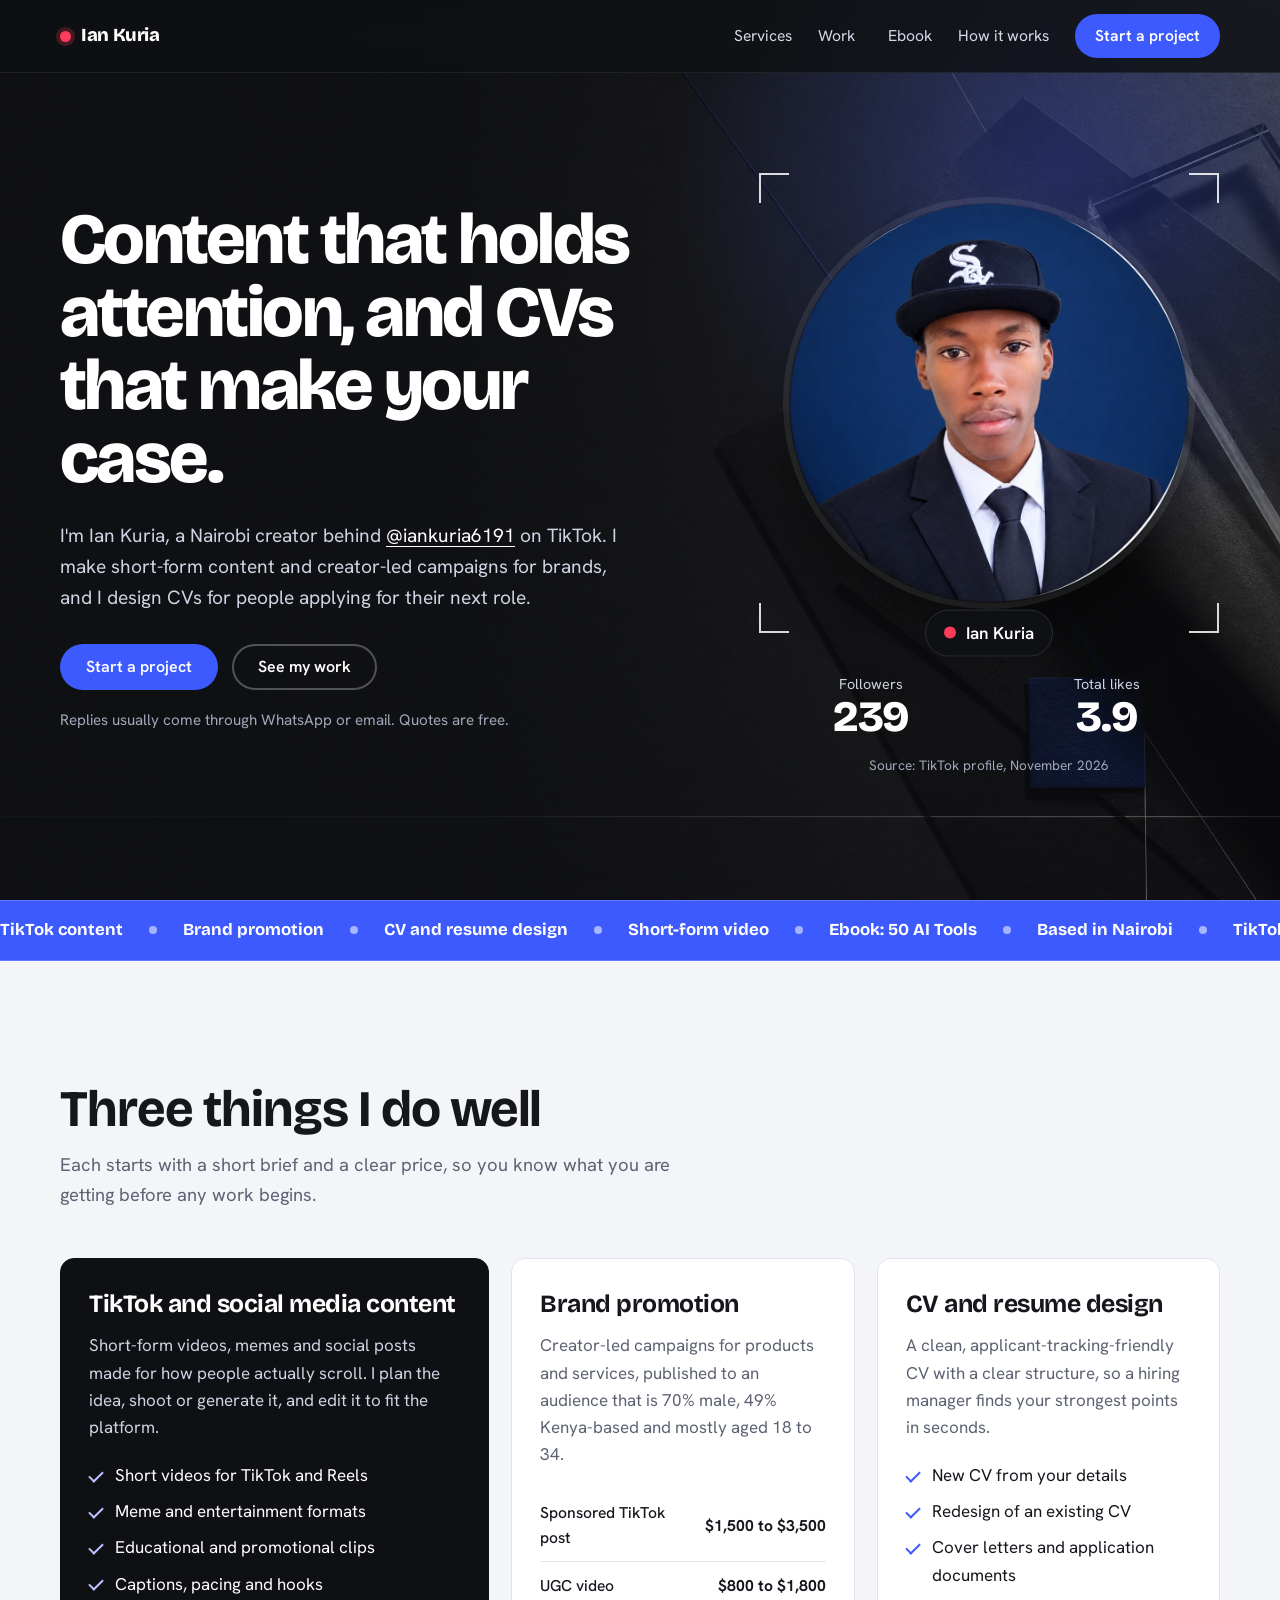
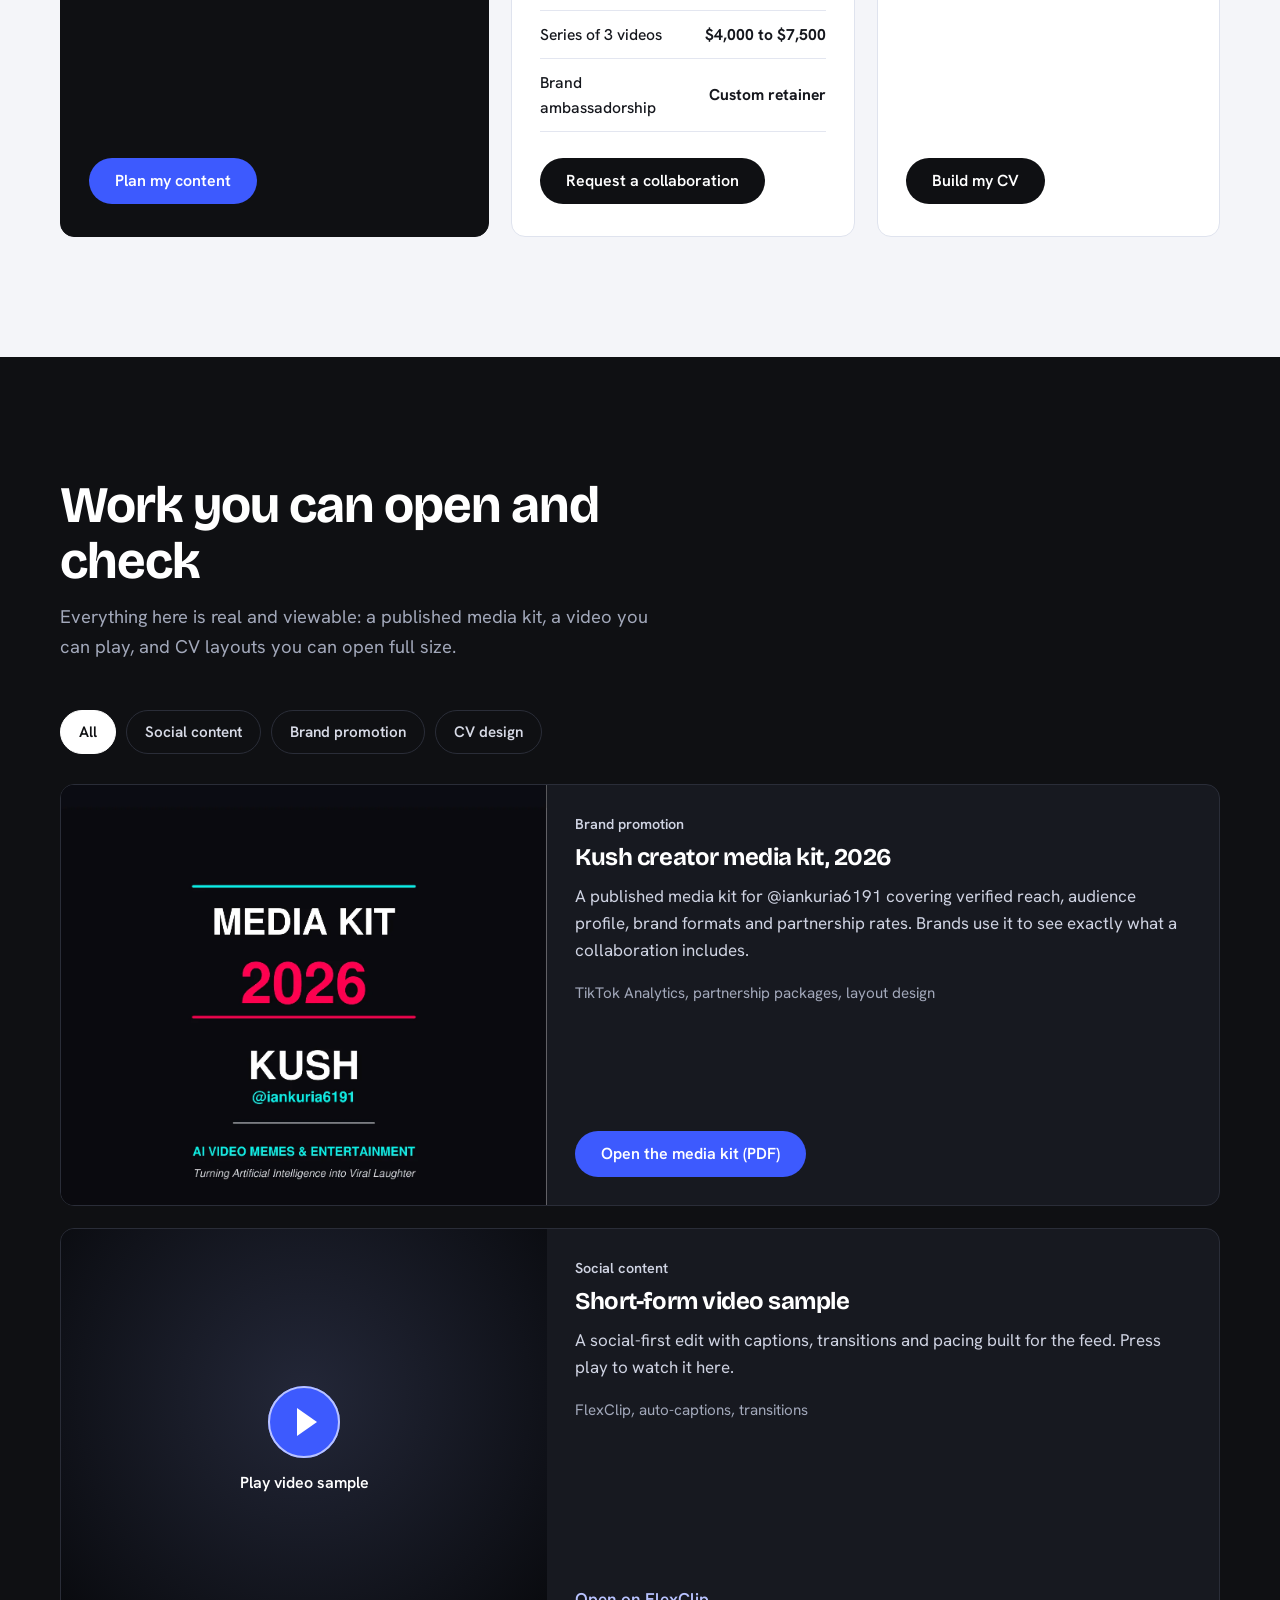
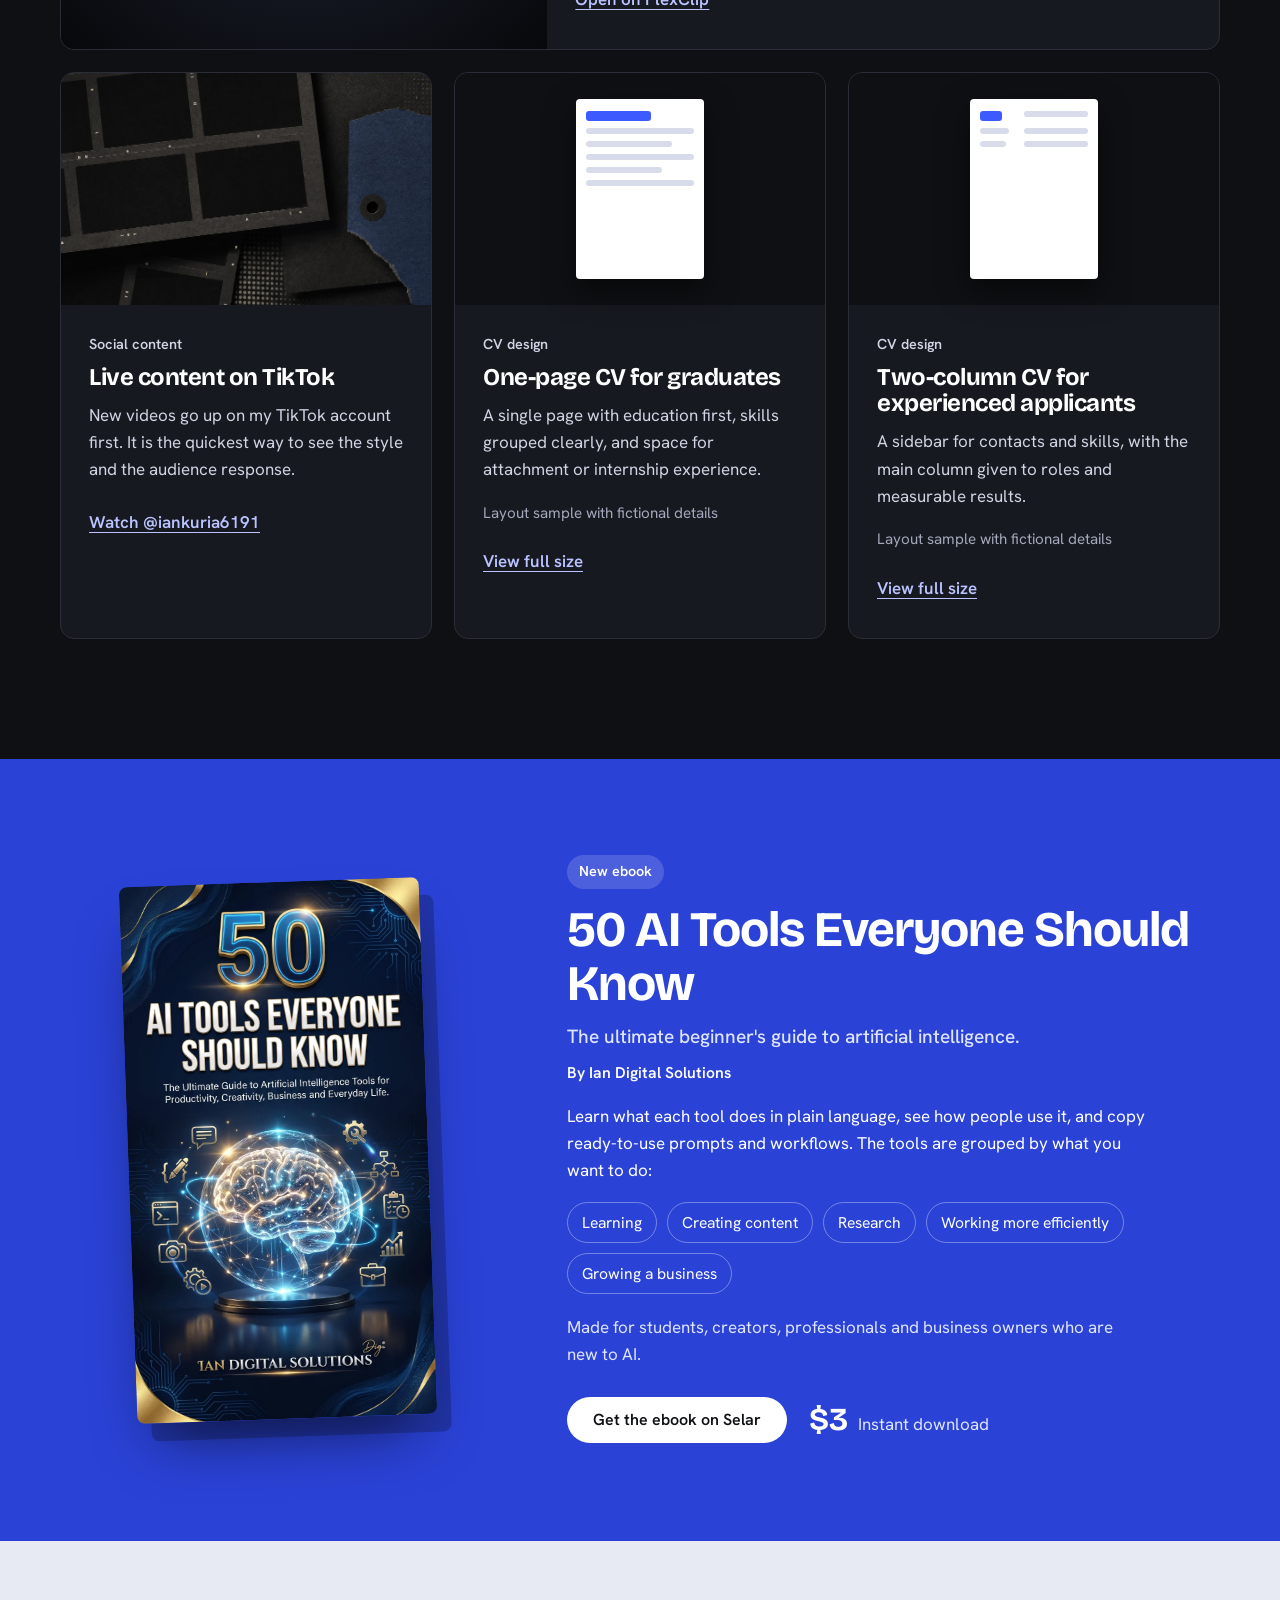
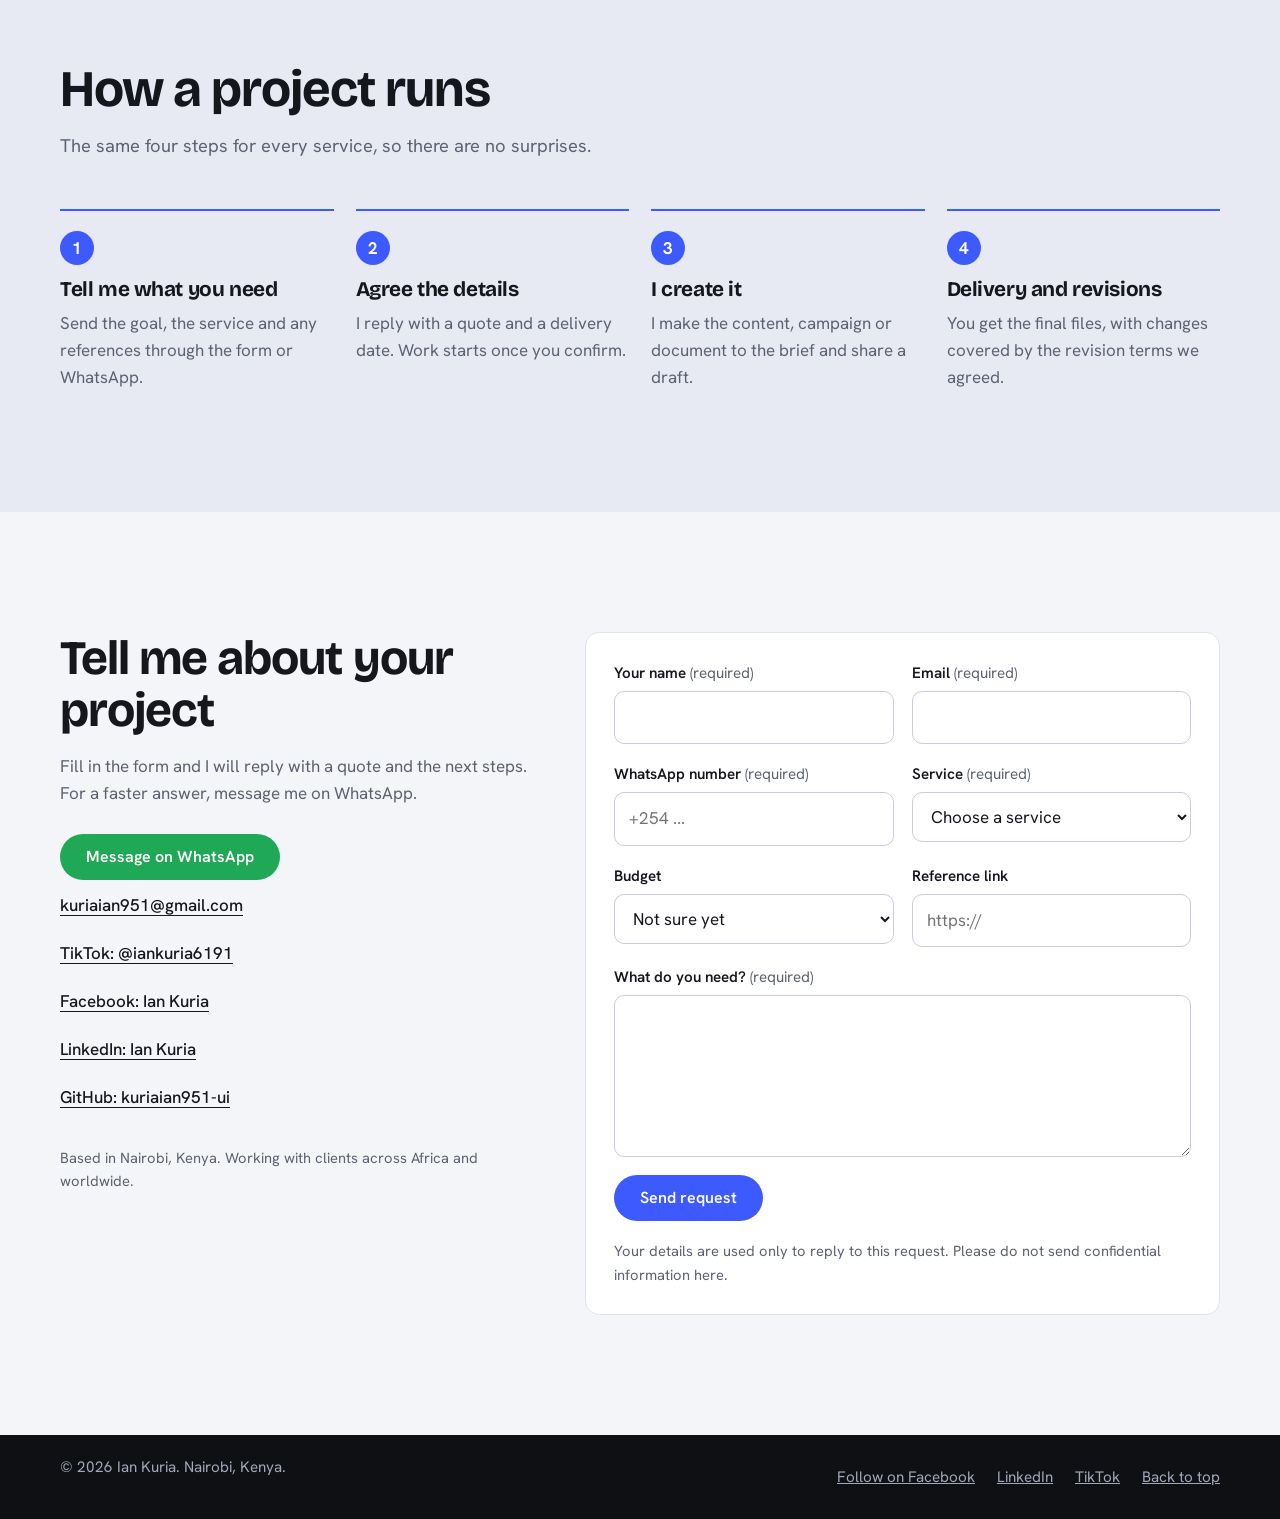
<file: index.html>
<!doctype html>
<html lang="en">
<head>
  <meta charset="UTF-8" />
  <meta name="viewport" content="width=device-width, initial-scale=1.0, viewport-fit=cover" />
  <meta name="theme-color" content="#0f1013" />
  <title>Ian Kuria | TikTok Content, Brand Promotion & CV Writing</title>
  <meta name="description" content="Ian Kuria is a Nairobi-based creator with 240K+ TikTok followers. He makes short-form content, creator-led brand campaigns and professionally designed CVs." />
  <meta name="author" content="Ian Kuria" />
  <meta name="robots" content="index,follow" />
  <link rel="canonical" href="https://kuriaian951-ui.github.io/" />
  <link rel="icon" href="/favicon.svg" type="image/svg+xml" />
  <link rel="preconnect" href="https://fonts.googleapis.com" />
  <link rel="preconnect" href="https://fonts.gstatic.com" crossorigin />
  <link href="https://fonts.googleapis.com/css2?family=Bricolage+Grotesque:opsz,wght@12..96,500;12..96,700;12..96,800&family=Hanken+Grotesk:wght@400;500;600;700&display=swap" rel="stylesheet" />
  <meta property="og:type" content="website" />
  <meta property="og:url" content="https://kuriaian951-ui.github.io/" />
  <meta property="og:title" content="Ian Kuria | TikTok Content, Brand Promotion & CV Writing" />
  <meta property="og:description" content="Short-form content and creator-led brand campaigns from a Nairobi creator with 240K+ TikTok followers, plus professionally designed CVs." />
  <meta property="og:image" content="https://kuriaian951-ui.github.io/assets/og-image.jpg" />
  <meta name="twitter:card" content="summary_large_image" />
  <meta name="twitter:title" content="Ian Kuria | TikTok Content, Brand Promotion & CV Writing" />
  <meta name="twitter:description" content="Short-form content and creator-led brand campaigns from a Nairobi creator with 240K+ TikTok followers, plus professionally designed CVs." />
  <meta name="twitter:image" content="https://kuriaian951-ui.github.io/assets/og-image.jpg" />
  <script type="application/ld+json">
  {
    "@context": "https://schema.org",
    "@type": "Person",
    "name": "Ian Kuria",
    "url": "https://kuriaian951-ui.github.io/",
    "jobTitle": "Content creator and CV designer",
    "email": "kuriaian951@gmail.com",
    "address": { "@type": "PostalAddress", "addressLocality": "Nairobi", "addressCountry": "KE" },
    "sameAs": ["https://www.tiktok.com/@iankuria6191", "https://www.facebook.com/share/1L1mRcJvhL/", "https://www.linkedin.com/in/ian-kuria-45b0b9398", "https://github.com/kuriaian951-ui"],
    "description": "Nairobi-based creator making short-form content, creator-led brand campaigns and professionally designed CVs."
  }
  </script>
  <script>document.documentElement.classList.add("js");</script>
  <link rel="stylesheet" href="styles.css" />
</head>
<body>
  <a class="skip" href="#main">Skip to content</a>

  <header class="site-header" id="top">
    <a class="brand" href="#top" aria-label="Ian Kuria, home"><span class="brand-dot" aria-hidden="true"></span>Ian Kuria</a>
    <button class="nav-toggle" type="button" aria-expanded="false" aria-controls="nav" aria-label="Open menu"><span></span><span></span></button>
    <nav id="nav" class="nav" aria-label="Main">
      <a href="#services">Services</a>
      <a href="#work">Work</a>
      <a href="#ebook">Ebook</a>
      <a href="#process">How it works</a>
      <a href="#contact" class="nav-cta">Start a project</a>
    </nav>
    <div class="progress" aria-hidden="true"><span></span></div>
  </header>

  <main id="main">
    <!-- Hero -->
    <section class="hero">
      <div class="hero-copy">
        <h1>Content that holds attention, and CVs that make your case.</h1>
        <p class="hero-lead">I'm Ian Kuria, a Nairobi creator behind <a href="https://www.tiktok.com/@iankuria6191" target="_blank" rel="noopener">@iankuria6191</a> on TikTok. I make short-form content and creator-led campaigns for brands, and I design CVs for people applying for their next role.</p>
        <div class="hero-actions">
          <a class="btn btn-primary" href="#contact">Start a project</a>
          <a class="btn btn-ghost" href="#work">See my work</a>
        </div>
        <p class="hero-note">Replies usually come through WhatsApp or email. Quotes are free.</p>
      </div>

      <div class="viewfinder" aria-label="Ian Kuria and his TikTok reach, from his TikTok profile, November 2026">
        <div class="vf-frame">
          <span class="vf-corner tl" aria-hidden="true"></span><span class="vf-corner tr" aria-hidden="true"></span>
          <span class="vf-corner bl" aria-hidden="true"></span><span class="vf-corner br" aria-hidden="true"></span>
          <img class="vf-portrait" src="assets/ian-kuria-portrait.webp" width="900" height="900" fetchpriority="high" alt="Ian Kuria in a black suit and cap against a blue background" />
          <p class="vf-rec"><span class="rec-dot" aria-hidden="true"></span>Ian Kuria</p>
        </div>
        <dl class="vf-stats">
          <div><dd class="count" data-to="240" data-suffix="K+">240K+</dd><dt>Followers</dt></div>
          <div><dd class="count" data-to="3.9" data-suffix="M" data-decimals="1">3.9M</dd><dt>Total likes</dt></div>
        </dl>
        <p class="vf-source">Source: TikTok profile, November 2026</p>
      </div>
    </section>

    <div class="marquee" aria-hidden="true">
      <div class="marquee-track">
        <div class="marquee-group">
          <span>TikTok content</span><span>Brand promotion</span><span>CV and resume design</span><span>Short-form video</span><span>Ebook: 50 AI Tools</span><span>Based in Nairobi</span>
        </div>
      </div>
    </div>

    <!-- Services -->
    <section class="section light" id="services">
      <div class="wrap">
        <div class="section-head">
          <h2>Three things I do well</h2>
          <p>Each starts with a short brief and a clear price, so you know what you are getting before any work begins.</p>
        </div>

        <div class="services">
          <article class="service service-lead">
            <h3>TikTok and social media content</h3>
            <p>Short-form videos, memes and social posts made for how people actually scroll. I plan the idea, shoot or generate it, and edit it to fit the platform.</p>
            <ul class="ticks">
              <li>Short videos for TikTok and Reels</li>
              <li>Meme and entertainment formats</li>
              <li>Educational and promotional clips</li>
              <li>Captions, pacing and hooks</li>
            </ul>
            <a class="btn btn-dark" href="#contact" data-service="TikTok / Social Media Content">Plan my content</a>
          </article>

          <article class="service">
            <h3>Brand promotion</h3>
            <p>Creator-led campaigns for products and services, published to an audience that is 70% male, 49% Kenya-based and mostly aged 18 to 34.</p>
            <table class="rates">
              <caption class="sr">Starting ranges from the 2026 media kit</caption>
              <tbody>
                <tr><th scope="row">Sponsored TikTok post</th><td>$1,500 to $3,500</td></tr>
                <tr><th scope="row">UGC video</th><td>$800 to $1,800</td></tr>
                <tr><th scope="row">Series of 3 videos</th><td>$4,000 to $7,500</td></tr>
                <tr><th scope="row">Brand ambassadorship</th><td>Custom retainer</td></tr>
              </tbody>
            </table>
            <a class="btn btn-dark" href="#contact" data-service="Brand Promotion">Request a collaboration</a>
          </article>

          <article class="service">
            <h3>CV and resume design</h3>
            <p>A clean, applicant-tracking-friendly CV with a clear structure, so a hiring manager finds your strongest points in seconds.</p>
            <ul class="ticks">
              <li>New CV from your details</li>
              <li>Redesign of an existing CV</li>
              <li>Cover letters and application documents</li>
            </ul>
            <a class="btn btn-dark" href="#contact" data-service="CV / Resume">Build my CV</a>
          </article>
        </div>
      </div>
    </section>

    <!-- Work -->
    <section class="section dark" id="work">
      <div class="wrap">
        <div class="section-head">
          <h2>Work you can open and check</h2>
          <p>Everything here is real and viewable: a published media kit, a video you can play, and CV layouts you can open full size.</p>
        </div>

        <div class="filters" role="group" aria-label="Filter work">
          <button type="button" class="chip is-on" data-filter="all" aria-pressed="true">All</button>
          <button type="button" class="chip" data-filter="video" aria-pressed="false">Social content</button>
          <button type="button" class="chip" data-filter="brand" aria-pressed="false">Brand promotion</button>
          <button type="button" class="chip" data-filter="cv" aria-pressed="false">CV design</button>
        </div>

        <div class="work-grid">
          <article class="work work-wide" data-cat="brand">
            <img class="work-media media-cover" src="assets/kush-media-kit-cover.webp" width="1241" height="1754" loading="lazy" alt="Cover of the Kush Media Kit 2026 for @iankuria6191" />
            <div class="work-body">
              <p class="work-tag">Brand promotion</p>
              <h3>Kush creator media kit, 2026</h3>
              <p>A published media kit for @iankuria6191 covering verified reach, audience profile, brand formats and partnership rates. Brands use it to see exactly what a collaboration includes.</p>
              <p class="work-tools">TikTok Analytics, partnership packages, layout design</p>
              <a class="btn btn-primary" href="assets/Kush_Media_Kit_2026_v2.pdf" target="_blank" rel="noopener">Open the media kit (PDF)</a>
            </div>
          </article>

          <article class="work work-wide" data-cat="video">
            <div class="work-media video-box" id="video-box">
              <button type="button" class="video-play" id="video-play" aria-label="Play the short-form video sample">
                <span class="play-icon" aria-hidden="true"></span>
                <span>Play video sample</span>
              </button>
            </div>
            <div class="work-body">
              <p class="work-tag">Social content</p>
              <h3>Short-form video sample</h3>
              <p>A social-first edit with captions, transitions and pacing built for the feed. Press play to watch it here.</p>
              <p class="work-tools">FlexClip, auto-captions, transitions</p>
              <a class="text-link" href="https://www.flexclip.com/share/16240077a29ydowFJo6K8RUNFC3RO8ls6oeBCMup.html" target="_blank" rel="noopener">Open on FlexClip</a>
            </div>
          </article>

          <article class="work" data-cat="video">
            <img class="work-media" src="assets/ian-kuria-creator-reach-art.webp" width="1664" height="2080" loading="lazy" alt="" />
            <div class="work-body">
              <p class="work-tag">Social content</p>
              <h3>Live content on TikTok</h3>
              <p>New videos go up on my TikTok account first. It is the quickest way to see the style and the audience response.</p>
              <a class="text-link" href="https://www.tiktok.com/@iankuria6191" target="_blank" rel="noopener">Watch @iankuria6191</a>
            </div>
          </article>

          <article class="work" data-cat="cv">
            <button type="button" class="cv-thumb" data-cv="cv-one" aria-label="Open the one-page graduate CV sample full size">
              <span class="cv-mini cv-mini-one" aria-hidden="true"><i></i><i></i><i></i><i></i><i></i><i></i></span>
            </button>
            <div class="work-body">
              <p class="work-tag">CV design</p>
              <h3>One-page CV for graduates</h3>
              <p>A single page with education first, skills grouped clearly, and space for attachment or internship experience.</p>
              <p class="work-tools">Layout sample with fictional details</p>
              <button type="button" class="text-link as-button" data-cv="cv-one">View full size</button>
            </div>
          </article>

          <article class="work" data-cat="cv">
            <button type="button" class="cv-thumb" data-cv="cv-two" aria-label="Open the two-column experienced professional CV sample full size">
              <span class="cv-mini cv-mini-two" aria-hidden="true"><i></i><i></i><i></i><i></i><i></i><i></i></span>
            </button>
            <div class="work-body">
              <p class="work-tag">CV design</p>
              <h3>Two-column CV for experienced applicants</h3>
              <p>A sidebar for contacts and skills, with the main column given to roles and measurable results.</p>
              <p class="work-tools">Layout sample with fictional details</p>
              <button type="button" class="text-link as-button" data-cv="cv-two">View full size</button>
            </div>
          </article>
        </div>
      </div>
    </section>

    <!-- Ebook -->
    <section class="ebook" id="ebook" aria-labelledby="ebook-title">
      <div class="wrap ebook-grid">
        <a class="ebook-art" href="https://selar.com/87439758y9" target="_blank" rel="noopener" aria-label="Get the ebook 50 AI Tools Everyone Should Know on Selar">
          <img src="assets/ebook-cover.webp" width="800" height="1433" loading="lazy" alt="Cover of the ebook 50 AI Tools Everyone Should Know, by Ian Digital Solutions" />
        </a>
        <div class="ebook-copy">
          <p class="ebook-tag">New ebook</p>
          <h2 id="ebook-title">50 AI Tools Everyone Should Know</h2>
          <p class="ebook-sub">The ultimate beginner's guide to artificial intelligence.</p>
          <p class="ebook-by">By Ian Digital Solutions</p>
          <p>Learn what each tool does in plain language, see how people use it, and copy ready-to-use prompts and workflows. The tools are grouped by what you want to do:</p>
          <ul class="ebook-list">
            <li>Learning</li>
            <li>Creating content</li>
            <li>Research</li>
            <li>Working more efficiently</li>
            <li>Growing a business</li>
          </ul>
          <p class="ebook-who">Made for students, creators, professionals and business owners who are new to AI.</p>
          <div class="ebook-buy">
            <a class="btn btn-light" href="https://selar.com/87439758y9" target="_blank" rel="noopener">Get the ebook on Selar</a>
            <p class="ebook-price"><strong>$3</strong> <span>Instant download</span></p>
          </div>
        </div>
      </div>
    </section>

    <!-- Process -->
    <section class="section light tint" id="process">
      <div class="wrap">
        <div class="section-head">
          <h2>How a project runs</h2>
          <p>The same four steps for every service, so there are no surprises.</p>
        </div>
        <ol class="steps">
          <li><span class="step-n">1</span><h3>Tell me what you need</h3><p>Send the goal, the service and any references through the form or WhatsApp.</p></li>
          <li><span class="step-n">2</span><h3>Agree the details</h3><p>I reply with a quote and a delivery date. Work starts once you confirm.</p></li>
          <li><span class="step-n">3</span><h3>I create it</h3><p>I make the content, campaign or document to the brief and share a draft.</p></li>
          <li><span class="step-n">4</span><h3>Delivery and revisions</h3><p>You get the final files, with changes covered by the revision terms we agreed.</p></li>
        </ol>
      </div>
    </section>

    <!-- Contact -->
    <section class="section light contact" id="contact">
      <div class="wrap contact-grid">
        <div class="contact-intro">
          <h2>Tell me about your project</h2>
          <p>Fill in the form and I will reply with a quote and the next steps. For a faster answer, message me on WhatsApp.</p>
          <ul class="contact-list">
            <li><a class="btn btn-whatsapp" id="wa-link" href="https://wa.me/254741102942?text=Hello%20Ian%2C%20I%20would%20like%20to%20request%20your%20services." target="_blank" rel="noopener">Message on WhatsApp</a></li>
            <li><a href="mailto:kuriaian951@gmail.com">kuriaian951@gmail.com</a></li>
            <li><a href="https://www.tiktok.com/@iankuria6191" target="_blank" rel="noopener">TikTok: @iankuria6191</a></li>
            <li><a href="https://www.facebook.com/share/1L1mRcJvhL/" target="_blank" rel="noopener">Facebook: Ian Kuria</a></li>
            <li><a href="https://www.linkedin.com/in/ian-kuria-45b0b9398" target="_blank" rel="noopener">LinkedIn: Ian Kuria</a></li>
            <li><a href="https://github.com/kuriaian951-ui" target="_blank" rel="noopener">GitHub: kuriaian951-ui</a></li>
          </ul>
          <p class="fine">Based in Nairobi, Kenya. Working with clients across Africa and worldwide.</p>
        </div>

        <form class="form" id="contact-form" novalidate>
          <input type="checkbox" name="botcheck" class="hp" tabindex="-1" autocomplete="off" aria-hidden="true" />
          <div class="field"><label for="c-name">Your name <span class="req">(required)</span></label><input id="c-name" name="name" required autocomplete="name" /></div>
          <div class="field"><label for="c-email">Email <span class="req">(required)</span></label><input id="c-email" name="email" type="email" required autocomplete="email" /></div>
          <div class="field"><label for="c-phone">WhatsApp number <span class="req">(required)</span></label><input id="c-phone" name="whatsapp" type="tel" required autocomplete="tel" placeholder="+254 ..." /></div>
          <div class="field"><label for="c-service">Service <span class="req">(required)</span></label>
            <select id="c-service" name="service" required>
              <option value="">Choose a service</option>
              <option>TikTok / Social Media Content</option>
              <option>Brand Promotion</option>
              <option>CV / Resume</option>
              <option>Other</option>
            </select>
          </div>
          <div class="field"><label for="c-budget">Budget</label>
            <select id="c-budget" name="budget">
              <option value="">Not sure yet</option>
              <option>Below KSh 1,000</option>
              <option>KSh 1,000 to 3,000</option>
              <option>KSh 3,000 to 5,000</option>
              <option>KSh 5,000 to 10,000</option>
              <option>KSh 10,000 and above</option>
            </select>
          </div>
          <div class="field"><label for="c-link">Reference link</label><input id="c-link" name="reference" type="url" placeholder="https://" /></div>
          <div class="field wide"><label for="c-msg">What do you need? <span class="req">(required)</span></label><textarea id="c-msg" name="message" rows="5" required></textarea></div>
          <div class="form-foot">
            <button class="btn btn-primary" type="submit">Send request</button>
            <p class="form-status" role="status" tabindex="-1"></p>
          </div>
          <p class="fine wide">Your details are used only to reply to this request. Please do not send confidential information here.</p>
        </form>
      </div>
    </section>
  </main>

  <footer class="site-footer">
    <div class="wrap foot">
      <p>&copy; <span id="year">2026</span> Ian Kuria. Nairobi, Kenya.</p>
      <p class="foot-links"><a href="https://www.facebook.com/share/1L1mRcJvhL/" target="_blank" rel="noopener">Follow on Facebook</a> <a href="https://www.linkedin.com/in/ian-kuria-45b0b9398" target="_blank" rel="noopener">LinkedIn</a> <a href="https://www.tiktok.com/@iankuria6191" target="_blank" rel="noopener">TikTok</a> <a href="#top">Back to top</a></p>
    </div>
  </footer>

  <!-- CV sample viewer -->
  <dialog id="cv-dialog" class="cv-dialog" aria-label="CV sample">
    <form method="dialog" class="cv-bar"><p>Layout sample with fictional details</p><button class="btn btn-ghost-light" aria-label="Close preview">Close</button></form>
    <div id="cv-stage" class="cv-stage"></div>
  </dialog>

  <template id="cv-one">
    <article class="cv cv-1">
      <header><h4>Amina Wanjiru</h4><p>Accounts assistant | Nairobi, Kenya</p><p class="cv-contact">amina@example.com | 0700 000 000</p></header>
      <section><h5>Profile</h5><p>Diploma graduate with attachment experience in cash handling, sales records and customer service. Accurate, calm under pressure and quick to learn new systems.</p></section>
      <section><h5>Education</h5><p><b>Diploma in Accounting</b>, Sample Technical College, 2022 to 2024</p><p><b>KCSE</b>, Sample Secondary School, 2018 to 2021</p></section>
      <section><h5>Experience</h5><p><b>Cashier and accounts assistant (attachment)</b>, Sample Business Ltd</p><ul><li>Processed cash and mobile payments and issued receipts.</li><li>Balanced daily sales and prepared cash handovers.</li><li>Recorded transactions and kept sales records up to date.</li></ul></section>
      <section><h5>Skills</h5><p>Microsoft Excel, Microsoft Word, data entry, bookkeeping basics, customer service</p></section>
    </article>
  </template>

  <template id="cv-two">
    <article class="cv cv-2">
      <aside><h4>Brian Otieno</h4><p>Marketing officer</p><h5>Contact</h5><p>brian@example.com<br />0700 000 000<br />Nairobi, Kenya</p><h5>Skills</h5><ul><li>Campaign planning</li><li>Social media</li><li>Reporting</li><li>Client communication</li></ul><h5>Languages</h5><p>English, Kiswahili</p></aside>
      <div class="cv-main">
        <section><h5>Profile</h5><p>Marketing officer with five years of experience planning campaigns and reporting results to clients.</p></section>
        <section><h5>Experience</h5>
          <p><b>Marketing officer</b>, Sample Agency, 2022 to present</p><ul><li>Ran monthly campaigns for six clients.</li><li>Grew a client's social following by 40% in one year.</li></ul>
          <p><b>Marketing assistant</b>, Sample Retail, 2019 to 2022</p><ul><li>Prepared weekly sales and engagement reports.</li><li>Coordinated in-store promotions.</li></ul></section>
        <section><h5>Education</h5><p><b>Bachelor of Commerce</b>, Sample University, 2015 to 2019</p></section>
      </div>
    </article>
  </template>

  <script src="script.js"></script>
</body>
</html>
</file>
<file: styles.css>
/* Ian Kuria portfolio. Dark ink, signal blue, one live "viewfinder" moment. */
:root {
  --ink: #0f1013;
  --ink-2: #171920;
  --line: #2a2d38;
  --chalk: #f4f5f9;
  --mist: #e7eaf3;
  --text: #15171d;
  --muted: #5d6272;
  --muted-d: #a2a8ba;
  --blue: #3d5afe;
  --blue-d: #2a42d6;
  --blue-soft: #b9c3ff;
  --rec: #ff3b5c;
  --wa: #1fa855;
  --radius: 14px;
  --display: "Bricolage Grotesque", "Hanken Grotesk", system-ui, sans-serif;
  --body: "Hanken Grotesk", system-ui, -apple-system, "Segoe UI", sans-serif;
  --wrap: 1160px;
  --gutter-l: max(20px, env(safe-area-inset-left));
  --gutter-r: max(20px, env(safe-area-inset-right));
}

*, *::before, *::after { box-sizing: border-box; }
html { scroll-behavior: smooth; scroll-padding-top: 76px; -webkit-text-size-adjust: 100%; text-size-adjust: 100%; }
body { margin: 0; font-family: var(--body); font-size: 1.0625rem; line-height: 1.6; color: var(--text); background: var(--chalk); -webkit-font-smoothing: antialiased; }
img { max-width: 100%; display: block; }
a { color: inherit; }
h1, h2, h3, h4, h5 { font-family: var(--display); line-height: 1.1; margin: 0; letter-spacing: -0.02em; }
p { margin: 0 0 1em; }
.sr { position: absolute; width: 1px; height: 1px; overflow: hidden; clip: rect(0 0 0 0); white-space: nowrap; }
.hp { position: absolute; left: -9999px; opacity: 0; }
.wrap { width: min(var(--wrap), 100% - var(--gutter-l) - var(--gutter-r)); margin-inline: auto; }

:focus-visible { outline: 3px solid var(--blue-soft); outline-offset: 3px; border-radius: 4px; }
.light :focus-visible { outline-color: var(--blue); }

.skip { position: absolute; left: 12px; top: -60px; background: var(--chalk); color: var(--text); padding: 10px 14px; border-radius: 8px; z-index: 100; }
.skip:focus { top: 12px; }

/* Header */
.site-header { position: fixed; inset: 0 0 auto 0; z-index: 50; display: flex; align-items: center; justify-content: space-between; padding: 14px max(var(--gutter-r), calc((100% - var(--wrap)) / 2)) 14px max(var(--gutter-l), calc((100% - var(--wrap)) / 2)); background: rgba(15, 16, 19, .82); backdrop-filter: blur(12px); border-bottom: 1px solid rgba(255,255,255,.07); color: #fff; }
.brand { display: inline-flex; align-items: center; gap: 10px; min-height: 44px; font-family: var(--display); font-weight: 800; font-size: 1.15rem; text-decoration: none; letter-spacing: -0.02em; }
.brand-dot { width: 11px; height: 11px; border-radius: 50%; background: var(--rec); box-shadow: 0 0 0 4px rgba(255,59,92,.22); }
.nav { display: flex; align-items: center; gap: 26px; }
.nav a { display: inline-flex; align-items: center; min-height: 44px; min-width: 44px; text-decoration: none; font-size: .98rem; color: #d7dae6; }
.nav a:hover { color: #fff; }
.nav .nav-cta { background: var(--blue); color: #fff; padding: 0 20px; border-radius: 999px; font-weight: 600; }
.nav .nav-cta:hover { background: #5870ff; }
.nav-toggle { display: none; width: 44px; height: 44px; border: 1px solid var(--line); background: transparent; border-radius: 10px; cursor: pointer; position: relative; }
.nav-toggle span { position: absolute; left: 12px; right: 12px; height: 2px; background: #fff; transition: transform .2s, top .2s; }
.nav-toggle span:first-child { top: 17px; }
.nav-toggle span:last-child { top: 25px; }
.nav-toggle[aria-expanded="true"] span:first-child { top: 21px; transform: rotate(45deg); }
.nav-toggle[aria-expanded="true"] span:last-child { top: 21px; transform: rotate(-45deg); }

/* Buttons and links */
.btn { position: relative; overflow: hidden; display: inline-flex; align-items: center; justify-content: center; gap: 8px; min-height: 46px; padding: 13px 24px; text-align: center; border-radius: 999px; border: 2px solid transparent; font: 600 1rem/1 var(--body); text-decoration: none; cursor: pointer; transition: background .15s, color .15s, border-color .15s, transform .15s; }
.btn:hover { transform: translateY(-1px); }
.btn-primary { background: var(--blue); color: #fff; }
.btn-primary:hover { background: #5870ff; }
.btn-ghost { border-color: rgba(255,255,255,.28); color: #fff; }
.btn-ghost:hover { border-color: #fff; }
.btn-ghost-light { border-color: rgba(255,255,255,.3); color: #fff; background: transparent; padding: 10px 18px; }
.btn-dark { background: var(--ink); color: #fff; }
.btn-dark:hover { background: #262a36; }
.btn-whatsapp { background: var(--wa); color: #fff; }
.btn-whatsapp:hover { background: #188a47; }
.text-link { display: inline-flex; align-items: center; min-height: 44px; color: var(--blue-soft); font-weight: 600; text-underline-offset: 4px; }
.text-link:hover { color: #fff; }
.as-button { background: none; border: 0; padding: 0; min-height: 44px; font: inherit; font-weight: 600; cursor: pointer; text-decoration: underline; }

/* Hero */
.hero { position: relative; overflow: hidden; isolation: isolate; min-height: 100svh; padding: 130px max(var(--gutter-r), calc((100% - var(--wrap)) / 2)) 80px max(var(--gutter-l), calc((100% - var(--wrap)) / 2)); display: grid; grid-template-columns: 1.25fr .9fr; gap: 56px; align-items: center; color: #fff; background: linear-gradient(90deg, rgba(15,16,19,.96) 35%, rgba(15,16,19,.55)), url("assets/ian-kuria-studio-ledger-hero.webp") center/cover, var(--ink); }
.hero h1 { font-size: clamp(2.5rem, 5.6vw, 4.9rem); font-weight: 800; line-height: 1.02; letter-spacing: -0.035em; max-width: 14ch; margin-bottom: 26px; }
.hero-lead { font-size: 1.2rem; color: #cfd3e2; max-width: 52ch; }
.hero-lead a { color: #fff; text-underline-offset: 4px; }
.hero-actions { display: flex; flex-wrap: wrap; gap: 14px; margin: 30px 0 18px; }
.hero-note { color: var(--muted-d); font-size: .95rem; }

.viewfinder { width: min(100%, 460px); margin-inline: auto; }
.vf-frame { position: relative; padding: 30px; }
.vf-portrait { width: 100%; height: auto; aspect-ratio: 1; border-radius: 50%; box-shadow: 0 0 0 6px rgba(255,255,255,.08), 0 40px 80px -30px rgba(0,0,0,.8); }
.vf-corner { position: absolute; width: 30px; height: 30px; border: 2px solid #fff; opacity: .85; }
.vf-corner.tl { top: 0; left: 0; border-right: 0; border-bottom: 0; }
.vf-corner.tr { top: 0; right: 0; border-left: 0; border-bottom: 0; }
.vf-corner.bl { bottom: 0; left: 0; border-right: 0; border-top: 0; }
.vf-corner.br { bottom: 0; right: 0; border-left: 0; border-top: 0; }
.vf-rec { position: absolute; left: 50%; bottom: 0; transform: translate(-50%, 50%); display: flex; align-items: center; gap: 10px; margin: 0; padding: 9px 18px; border-radius: 999px; background: var(--ink); border: 1px solid var(--line); font-weight: 600; white-space: nowrap; }
.rec-dot { width: 12px; height: 12px; border-radius: 50%; background: var(--rec); animation: pulse 1.6s ease-in-out infinite; }
@keyframes pulse { 50% { opacity: .25; } }
.vf-stats { margin: 34px 0 0; display: grid; grid-template-columns: repeat(2, 1fr); gap: 12px; text-align: center; }
.vf-stats div { display: flex; flex-direction: column-reverse; }
.vf-stats dd { margin: 0; font-family: var(--display); font-weight: 800; font-size: clamp(2rem, 3.4vw, 2.7rem); letter-spacing: -0.03em; line-height: 1; }
.vf-stats dt { color: #cfd3e2; font-size: .9rem; margin-top: 6px; }
.vf-source { margin: 16px 0 0; font-size: .85rem; color: var(--muted-d); text-align: center; }

/* Sections */
.section { padding: clamp(72px, 10vw, 120px) 0; }
.section.light { background: var(--chalk); color: var(--text); }
.section.dark { background: var(--ink); color: #fff; }
.section-head { max-width: 62ch; margin-bottom: 48px; }
.section-head h2 { font-size: clamp(2rem, 4vw, 3.2rem); margin-bottom: 14px; }
.section-head p { color: var(--muted); font-size: 1.15rem; margin: 0; }
.dark .section-head p { color: var(--muted-d); }

/* Services */
.services { display: grid; grid-template-columns: 1.25fr 1fr 1fr; gap: 22px; align-items: stretch; }
.services > *, .work-grid > *, .steps > *, .ebook-grid > *, .contact-grid > *, .hero > * { min-width: 0; }
.service { background: #fff; border: 1px solid #dfe3ee; border-radius: var(--radius); padding: 32px 28px; display: flex; flex-direction: column; }
.service-lead { background: var(--ink); color: #fff; border-color: var(--ink); }
.service h3 { font-size: 1.55rem; margin-bottom: 14px; }
.service > p { color: var(--muted); }
.service-lead > p { color: #cfd3e2; }
.service .btn { margin-top: auto; align-self: flex-start; }
.service-lead .btn-dark { background: var(--blue); }
.service-lead .btn-dark:hover { background: #5870ff; }
.ticks { list-style: none; padding: 0; margin: 4px 0 26px; display: grid; gap: 9px; }
.ticks li { padding-left: 26px; position: relative; }
.ticks li::before { content: ""; position: absolute; left: 0; top: .5em; width: 14px; height: 8px; border-left: 2px solid var(--blue); border-bottom: 2px solid var(--blue); transform: rotate(-45deg); }
.service-lead .ticks li::before { border-color: var(--blue-soft); }
.rates { width: 100%; border-collapse: collapse; margin: 4px 0 26px; font-size: .98rem; }
.rates th, .rates td { text-align: left; padding: 11px 0; border-bottom: 1px solid #e3e6f0; }
.rates th { font-weight: 500; padding-right: 12px; }
.rates td { font-weight: 700; text-align: right; white-space: nowrap; }

/* Work */
.filters { display: flex; flex-wrap: wrap; gap: 10px; margin-bottom: 30px; }
.chip { min-height: 44px; border: 1px solid var(--line); background: transparent; color: #d7dae6; padding: 9px 18px; border-radius: 999px; font: 600 .95rem var(--body); cursor: pointer; }
.chip:hover { border-color: #fff; }
.chip.is-on { background: #fff; color: var(--ink); border-color: #fff; }
.work-grid { display: grid; grid-template-columns: repeat(6, 1fr); gap: 22px; }
.work-grid .work { grid-column: span 2; }
.work { background: var(--ink-2); border: 1px solid var(--line); border-radius: var(--radius); overflow: hidden; display: flex; flex-direction: column; }
.work[hidden] { display: none; }
.work-grid .work-wide { grid-column: 1 / -1; flex-direction: row; }
.work-media { width: 100%; height: auto; aspect-ratio: 16 / 10; object-fit: cover; background: var(--ink); }
.work-wide .work-media { width: 42%; aspect-ratio: auto; min-height: 420px; flex: none; }
.work-wide img.media-cover { height: 420px; object-fit: cover; object-position: top; }
.work-body { padding: 28px; display: flex; flex-direction: column; align-items: flex-start; }
.work-body h3 { font-size: 1.5rem; margin-bottom: 12px; }
.work-body p { color: #cfd3e2; }
.work-tag { font-size: .9rem; font-weight: 600; color: var(--blue-soft); margin-bottom: 8px; }
.work-tools { font-size: .95rem; color: var(--muted-d) !important; }
.work-body .btn, .work-body .text-link { margin-top: auto; }

.video-box { position: relative; background: #000; display: grid; place-items: center; }
.video-box iframe { position: absolute; inset: 0; width: 100%; height: 100%; border: 0; }
.video-play { display: flex; flex-direction: column; align-items: center; gap: 14px; background: none; border: 0; color: #fff; font: 600 1rem var(--body); cursor: pointer; padding: 24px; width: 100%; height: 100%; justify-content: center; background: radial-gradient(circle at 50% 40%, #232738, #07080b); }
.play-icon { width: 72px; height: 72px; border-radius: 50%; background: var(--blue); position: relative; transition: transform .15s; }
.play-icon::after { content: ""; position: absolute; left: 29px; top: 22px; border-left: 20px solid #fff; border-top: 14px solid transparent; border-bottom: 14px solid transparent; }
.video-play:hover .play-icon { transform: scale(1.08); }

.cv-thumb { border: 0; background: var(--ink); padding: 26px; display: grid; place-items: center; cursor: pointer; aspect-ratio: 16 / 10; }
.cv-mini { width: 128px; height: 100%; max-height: 200px; background: #fff; border-radius: 4px; padding: 12px 10px; display: grid; gap: 7px; align-content: start; box-shadow: 0 12px 30px rgba(0,0,0,.5); transition: transform .2s; }
.cv-thumb:hover .cv-mini { transform: translateY(-4px) rotate(-1deg); }
.cv-mini i { display: block; height: 6px; border-radius: 3px; background: #d8dcea; }
.cv-mini i:first-child { height: 10px; width: 60%; background: var(--blue); }
.cv-mini i:nth-child(3) { width: 80%; }
.cv-mini i:nth-child(5) { width: 70%; }
.cv-mini-two { grid-template-columns: 34% 1fr; }
.cv-mini-two i:first-child { grid-column: 1; }

/* CV viewer */
.cv-dialog { width: min(760px, 94vw); max-height: 92vh; max-height: 92dvh; padding: 0; border: 0; border-radius: 16px; background: #fff; color: var(--text); overflow: auto; }
.cv-dialog::backdrop { background: rgba(5,6,8,.75); }
.cv-bar { display: flex; align-items: center; justify-content: space-between; position: sticky; top: 0; background: var(--ink); color: #fff; padding: 12px 18px; margin: 0; }
.cv-bar p { margin: 0; font-size: .95rem; color: #cfd3e2; }
.cv-stage { padding: 30px; }
.cv { font-size: .95rem; line-height: 1.5; color: #1b1e27; }
.cv h4 { font-size: 1.8rem; color: #0f1013; }
.cv h5 { font-size: .95rem; margin: 18px 0 6px; padding-bottom: 4px; border-bottom: 2px solid var(--blue); color: var(--blue-d); }
.cv p { margin: 0 0 6px; }
.cv ul { margin: 4px 0 8px; padding-left: 18px; }
.cv-1 header { padding-bottom: 8px; }
.cv-contact { color: var(--muted); }
.cv-2 { display: grid; grid-template-columns: 220px 1fr; gap: 26px; }
.cv-2 aside { background: #0f1013; color: #e7eaf3; padding: 24px 18px; border-radius: 8px; }
.cv-2 aside h4 { color: #fff; font-size: 1.5rem; }
.cv-2 aside h5 { color: var(--blue-soft); border-color: #333847; }
.cv-2 aside ul { padding-left: 16px; }

/* Ebook advert */
.ebook { background: var(--blue-d); color: #fff; padding: clamp(56px, 8vw, 96px) 0; }
.ebook-grid { display: grid; grid-template-columns: .8fr 1.2fr; gap: clamp(32px, 6vw, 72px); align-items: center; }
.ebook-art { display: block; width: 100%; max-width: 300px; margin-inline: auto; border-radius: 8px; overflow: hidden; line-height: 0; box-shadow: 0 34px 60px -22px rgba(0,0,0,.6), 14px 18px 0 rgba(0,0,0,.22); transform: rotate(-2deg); }
.ebook-art img { width: 100%; height: auto; aspect-ratio: 800 / 1433; }
.ebook-tag { display: inline-block; margin: 0 0 14px; padding: 5px 12px; border-radius: 999px; background: rgba(255,255,255,.16); font-weight: 600; font-size: .9rem; }
.ebook-copy h2 { font-size: clamp(2rem, 4vw, 3.1rem); margin-bottom: 10px; }
.ebook-sub { font-size: 1.2rem; color: #dfe4ff; font-weight: 500; }
.ebook-copy p { max-width: 58ch; }
.ebook-by { margin: 0 0 18px; font-weight: 600; font-size: .98rem; color: #fff; }
.ebook-sub { margin-bottom: .4em; }
.ebook-list { list-style: none; padding: 0; margin: 0 0 20px; display: flex; flex-wrap: wrap; gap: 10px; }
.ebook-list li { padding: 7px 14px; border: 1px solid rgba(255,255,255,.35); border-radius: 999px; font-size: .98rem; }
.ebook-who { color: #dfe4ff; }
.ebook-buy { display: flex; flex-wrap: wrap; align-items: center; gap: 14px 22px; margin-top: 26px; }
.btn-light { background: #fff; color: var(--ink); }
.btn-light:hover { background: var(--mist); }
.ebook :focus-visible { outline-color: #fff; }
.ebook-price { margin: 0; display: flex; align-items: baseline; gap: 10px; }
.ebook-price strong { font-family: var(--display); font-size: 2rem; }
.ebook-price span { color: #dfe4ff; }

/* Process */
.section.tint { background: var(--mist); }
.light .steps p { color: var(--muted); }
.steps { list-style: none; padding: 0; margin: 0; display: grid; grid-template-columns: repeat(4, 1fr); gap: 22px; }
.steps li { position: relative; padding-top: 22px; }
.steps li::before { content: ""; position: absolute; top: 0; left: 0; right: 0; height: 2px; background: var(--blue); transform-origin: left; }
.step-n { display: inline-grid; place-items: center; width: 34px; height: 34px; border-radius: 50%; background: var(--blue); color: #fff; font-weight: 700; margin-bottom: 14px; }
.steps h3 { font-size: 1.3rem; margin-bottom: 8px; }
.steps p { color: var(--muted-d); margin: 0; }

/* Contact and forms */
.contact-grid { display: grid; grid-template-columns: .85fr 1.15fr; gap: 56px; align-items: start; }
.contact-intro h2 { font-size: clamp(2rem, 4vw, 3rem); margin-bottom: 16px; }
.contact-intro > p { color: var(--muted); }
.contact-list { list-style: none; padding: 0; margin: 26px 0; display: grid; gap: 4px; justify-items: start; }
.contact-list a:not(.btn) { display: inline-flex; align-items: center; min-height: 44px; text-underline-offset: 4px; font-weight: 500; }
.fine { color: var(--muted); font-size: .92rem; }
.form { background: #fff; border: 1px solid #dfe3ee; border-radius: var(--radius); padding: 28px; display: grid; grid-template-columns: 1fr 1fr; gap: 18px; }
.field { display: flex; flex-direction: column; gap: 6px; border: 0; padding: 0; margin: 0; min-width: 0; }
.field.wide, .form .wide, .form-foot { grid-column: 1 / -1; }
.field label, .field legend { font-weight: 600; font-size: .95rem; padding: 0; }
.req { color: var(--muted); font-weight: 400; }
.field input, .field select, .field textarea { font: inherit; padding: 12px 14px; border: 1.5px solid #c8cddd; border-radius: 10px; background: #fff; color: var(--text); width: 100%; }
.field input:focus, .field select:focus, .field textarea:focus { outline: 3px solid rgba(61,90,254,.35); border-color: var(--blue); }
.field [aria-invalid="true"] { border-color: #c4283f; }
.form-foot { display: flex; flex-wrap: wrap; align-items: center; gap: 16px; }
.form-status { margin: 0; font-weight: 600; flex: 1 1 240px; }
.form-status.ok { color: #137a42; }
.form-status.err { color: #b3243a; }
.form .fine { margin: 0; }

.site-footer { background: var(--ink); color: var(--muted-d); padding: 20px 0 max(20px, env(safe-area-inset-bottom)); font-size: .95rem; }
.foot { display: flex; justify-content: space-between; flex-wrap: wrap; gap: 10px; }
.foot p { margin: 0; }
.foot-links { display: flex; flex-wrap: wrap; gap: 0 22px; }
.foot-links a { display: inline-flex; align-items: center; min-height: 44px; }

/* Responsive */
@media (max-width: 980px) {
  .hero { grid-template-columns: minmax(0, 1fr); padding-top: 96px; gap: 28px; }
  .viewfinder { width: min(100%, 300px); order: -1; }
  .services { grid-template-columns: minmax(0, 1fr); }
  .steps { grid-template-columns: repeat(2, minmax(0, 1fr)); }
  .contact-grid { grid-template-columns: minmax(0, 1fr); gap: 36px; }
  .ebook-grid { grid-template-columns: minmax(0, 1fr); }
  .ebook-art { max-width: 250px; }
  .work-grid { grid-template-columns: repeat(2, minmax(0, 1fr)); }
  .work-grid .work { grid-column: span 1; }
  .work-grid .work-wide { flex-direction: column; }
  .work-wide .work-media { width: 100%; min-height: 0; aspect-ratio: 16 / 10; }
  .work-wide img.media-cover { height: auto; aspect-ratio: 4 / 3; }
}
@media (min-width: 600px) and (max-width: 980px) {
  .viewfinder { width: min(100%, 380px); }
}
@media (max-width: 760px) {
  .nav-toggle { display: block; }
  .nav { position: absolute; inset: 100% 0 auto 0; flex-direction: column; align-items: stretch; gap: 0; background: var(--ink); padding: 10px 20px 22px; border-bottom: 1px solid var(--line); display: none; }
  .nav.open { display: flex; }
  .nav a { padding: 14px 0; border-bottom: 1px solid var(--line); }
  .nav .nav-cta { margin-top: 14px; text-align: center; border: 0; }
  .work-grid { grid-template-columns: minmax(0, 1fr); }
  .work-grid .work { grid-column: 1; }
  .form { grid-template-columns: minmax(0, 1fr); padding: 22px; }
  .steps { grid-template-columns: minmax(0, 1fr); }
  .cv-2 { grid-template-columns: 1fr; }
  .cv-stage { padding: 18px; }
}
@media (max-width: 420px) {
  .service { padding: 26px 20px; }
  .rates td { white-space: normal; }
  .rates th { width: 48%; }
  .work-body { padding: 22px 20px; }
  .btn { white-space: normal; }
  .form { padding: 18px; }
  .ebook-buy .btn { width: 100%; }
}
@media (orientation: landscape) and (max-height: 520px) {
  .site-header { padding-top: 6px; padding-bottom: 6px; }
  .hero { grid-template-columns: minmax(0, 1.2fr) minmax(0, .8fr); min-height: 0; padding-top: 84px; padding-bottom: 40px; gap: 32px; }
  .hero h1 { font-size: clamp(2rem, 4.6vw, 3.1rem); margin-bottom: 16px; }
  .hero-lead { font-size: 1.05rem; }
  .hero-actions { margin: 20px 0 8px; }
  .viewfinder { order: 0; width: min(100%, 250px); }
  .vf-frame { padding: 18px; }
  .vf-stats { margin-top: 26px; }
}
@media (min-width: 1700px) { :root { --wrap: 1360px; } html { font-size: 18px; } }
@media (min-width: 2200px) { :root { --wrap: 1560px; } html { font-size: 21px; } }
/* ===== Motion and effects. Everything here is off for visitors who ask for reduced motion. ===== */
.progress { position: absolute; left: 0; right: 0; bottom: -1px; height: 3px; pointer-events: none; }
.progress span { display: block; height: 100%; background: linear-gradient(90deg, var(--blue), var(--rec)); transform-origin: left; transform: scaleX(var(--p, 0)); }
.site-header { transition: padding .25s ease, background .25s ease; }
.site-header.is-scrolled { padding-top: 6px; padding-bottom: 6px; background: rgba(15, 16, 19, .94); }
.nav a.is-active:not(.nav-cta) { color: #fff; }
@media (min-width: 761px) {
  .nav a.is-active:not(.nav-cta) { text-decoration: underline; text-decoration-color: var(--blue); text-decoration-thickness: 2px; text-underline-offset: 10px; }
}

/* Marquee strip under the hero */
.marquee { background: var(--blue); color: #fff; overflow: hidden; border-block: 1px solid rgba(255,255,255,.18); }
.marquee-track { display: flex; width: 100%; }
.marquee-group { display: flex; flex: none; flex-wrap: wrap; justify-content: center; width: 100%; }
.marquee-group span { display: flex; align-items: center; padding: 16px 0; font-family: var(--display); font-weight: 700; font-size: 1.05rem; white-space: nowrap; }
.marquee-group span::after { content: ""; width: 8px; height: 8px; margin: 0 26px; border-radius: 50%; background: rgba(255,255,255,.55); }
.marquee-group span:last-child::after { display: none; }
.marquee-group[data-clone] { display: none; }

@media (prefers-reduced-motion: no-preference) {
  /* Marquee runs only once the script has filled and cloned the row */
  .marquee-track.is-running { width: max-content; animation: marquee linear infinite; }
  .marquee-track.is-running .marquee-group { flex-wrap: nowrap; width: auto; justify-content: flex-start; }
  .marquee-track.is-running .marquee-group[data-clone] { display: flex; }
  .marquee-track.is-running .marquee-group span:last-child::after { display: block; }
  .marquee:hover .marquee-track { animation-play-state: paused; }
  @keyframes marquee { to { transform: translateX(-50%); } }

  /* Hero: one orchestrated entrance */
  .hero::before { content: ""; position: absolute; z-index: -1; width: 62vmax; height: 62vmax; right: -14vmax; top: -18vmax; border-radius: 50%; background: radial-gradient(closest-side, rgba(61,90,254,.30), rgba(61,90,254,0)); animation: drift 20s ease-in-out infinite alternate; pointer-events: none; }
  @keyframes drift { to { translate: -9vmax 11vmax; scale: 1.12; } }
  @keyframes rise { from { opacity: 0; translate: 0 26px; } }
  .hero-copy > * { animation: rise .8s cubic-bezier(.2,.7,.2,1) both; }
  .hero-copy > :nth-child(1) { animation-delay: .05s; }
  .hero-copy > :nth-child(2) { animation-delay: .17s; }
  .hero-copy > :nth-child(3) { animation-delay: .29s; }
  .hero-copy > :nth-child(4) { animation-delay: .41s; }
  .vf-portrait { animation: portrait-in .9s cubic-bezier(.2,.7,.2,1) .15s both, ring 1.5s ease-out .9s both; }
  @keyframes portrait-in { from { opacity: 0; scale: .84; } }
  @keyframes ring {
    from { box-shadow: 0 0 0 6px rgba(255,255,255,.08), 0 0 0 0 rgba(61,90,254,.65), 0 40px 80px -30px rgba(0,0,0,.8); }
    to   { box-shadow: 0 0 0 6px rgba(255,255,255,.08), 0 0 0 34px rgba(61,90,254,0), 0 40px 80px -30px rgba(0,0,0,.8); }
  }
  .vf-corner { animation: corner-in .6s cubic-bezier(.2,.7,.2,1) .55s both; }
  .vf-corner.tl { --cx: -20px; --cy: -20px; } .vf-corner.tr { --cx: 20px; --cy: -20px; }
  .vf-corner.bl { --cx: -20px; --cy: 20px; }  .vf-corner.br { --cx: 20px; --cy: 20px; }
  @keyframes corner-in { from { opacity: 0; translate: var(--cx) var(--cy); } }
  .vf-rec { animation: rec-in .5s cubic-bezier(.2,.7,.2,1) .85s both; }
  @keyframes rec-in { from { opacity: 0; translate: 0 12px; } }
  .vf-stats, .vf-source { animation: rise .7s cubic-bezier(.2,.7,.2,1) 1s both; }

  /* Portrait follows the pointer a little (set from script on mouse devices) */
  .vf-portrait { transform: translate3d(calc(var(--px, 0) * 10px), calc(var(--py, 0) * 8px), 0); transition: transform .35s ease-out; }
  .vf-corner { transform: translate3d(calc(var(--px, 0) * -5px), calc(var(--py, 0) * -4px), 0); transition: transform .35s ease-out; }

  /* Scroll reveals (the script adds data-reveal, so nothing is hidden without it) */
  html.js [data-reveal]:not(.is-in) { opacity: 0; }
  html.js [data-reveal].is-in { animation: reveal .75s cubic-bezier(.2,.7,.2,1) backwards; animation-delay: var(--d, 0ms); }
  @keyframes reveal { from { opacity: 0; translate: 0 28px; } }
  html.js .steps li::before { transform: scaleX(0); }
  html.js .steps li.is-in::before { transform: scaleX(1); transition: transform .9s cubic-bezier(.2,.7,.2,1) calc(var(--d, 0ms) + 150ms); }

  /* Ebook cover floats */
  .ebook-art { animation: float 7s ease-in-out infinite; }
  html.js .ebook-art.is-in { animation: reveal-book .9s cubic-bezier(.2,.7,.2,1) backwards, float 7s ease-in-out .9s infinite; }
  @keyframes reveal-book { from { opacity: 0; translate: -34px 0; rotate: -7deg; } }
  @keyframes float { 50% { translate: 0 -10px; rotate: 1deg; } }

  /* Play button invites a click */
  .play-icon::before { content: ""; position: absolute; inset: 0; border-radius: 50%; border: 2px solid var(--blue-soft); animation: ping 2.2s ease-out infinite; }
  @keyframes ping { from { transform: scale(1); opacity: .85; } to { transform: scale(1.8); opacity: 0; } }

  /* CV viewer opens with a small lift */
  .cv-dialog[open] { animation: dialog-in .3s cubic-bezier(.2,.7,.2,1); }
  .cv-dialog[open]::backdrop { animation: fade-in .3s ease-out; }
  @keyframes dialog-in { from { opacity: 0; transform: translateY(18px) scale(.97); } }
  @keyframes fade-in { from { opacity: 0; } }

  /* Sending state on buttons */
  .btn:disabled { cursor: progress; opacity: .85; }
  .btn:disabled::before { content: ""; width: 14px; height: 14px; border: 2px solid currentColor; border-right-color: transparent; border-radius: 50%; animation: spin .7s linear infinite; }
  @keyframes spin { to { transform: rotate(360deg); } }
}

/* Hover effects only where there is a real pointer */
@media (hover: hover) and (pointer: fine) and (prefers-reduced-motion: no-preference) {
  .service, .work { transition: translate .3s cubic-bezier(.2,.7,.2,1), box-shadow .3s ease, border-color .3s ease; }
  .service:hover { translate: 0 -6px; box-shadow: 0 26px 50px -26px rgba(21,23,29,.4); }
  .service-lead:hover { box-shadow: 0 26px 50px -22px rgba(61,90,254,.55); }
  .work:hover { translate: 0 -6px; border-color: #414a66; box-shadow: 0 30px 50px -30px rgba(61,90,254,.6); }
  .work img.work-media { transition: transform .7s cubic-bezier(.2,.7,.2,1); }
  .work:hover img.work-media { transform: scale(1.05); }
  .btn-primary::after, .btn-light::after { content: ""; position: absolute; inset: 0; background: linear-gradient(110deg, transparent 30%, rgba(255,255,255,.38) 50%, transparent 70%); translate: -130% 0; pointer-events: none; }
  .btn-primary:hover::after, .btn-light:hover::after { translate: 130% 0; transition: translate .7s ease; }
  .chip { transition: background .2s ease, color .2s ease, border-color .2s ease; }
  .ebook-art { transition: scale .35s cubic-bezier(.2,.7,.2,1); }
  .ebook-art:hover { scale: 1.04; }
  .ebook-list li { transition: background .2s ease, transform .2s ease; }
  .ebook-list li:hover { background: rgba(255,255,255,.14); transform: translateY(-2px); }
}
@media (prefers-reduced-motion: reduce) {
  html { scroll-behavior: auto; }
  .rec-dot { animation: none; }
  .btn, .play-icon, .cv-mini { transition: none; }
}
</file>
